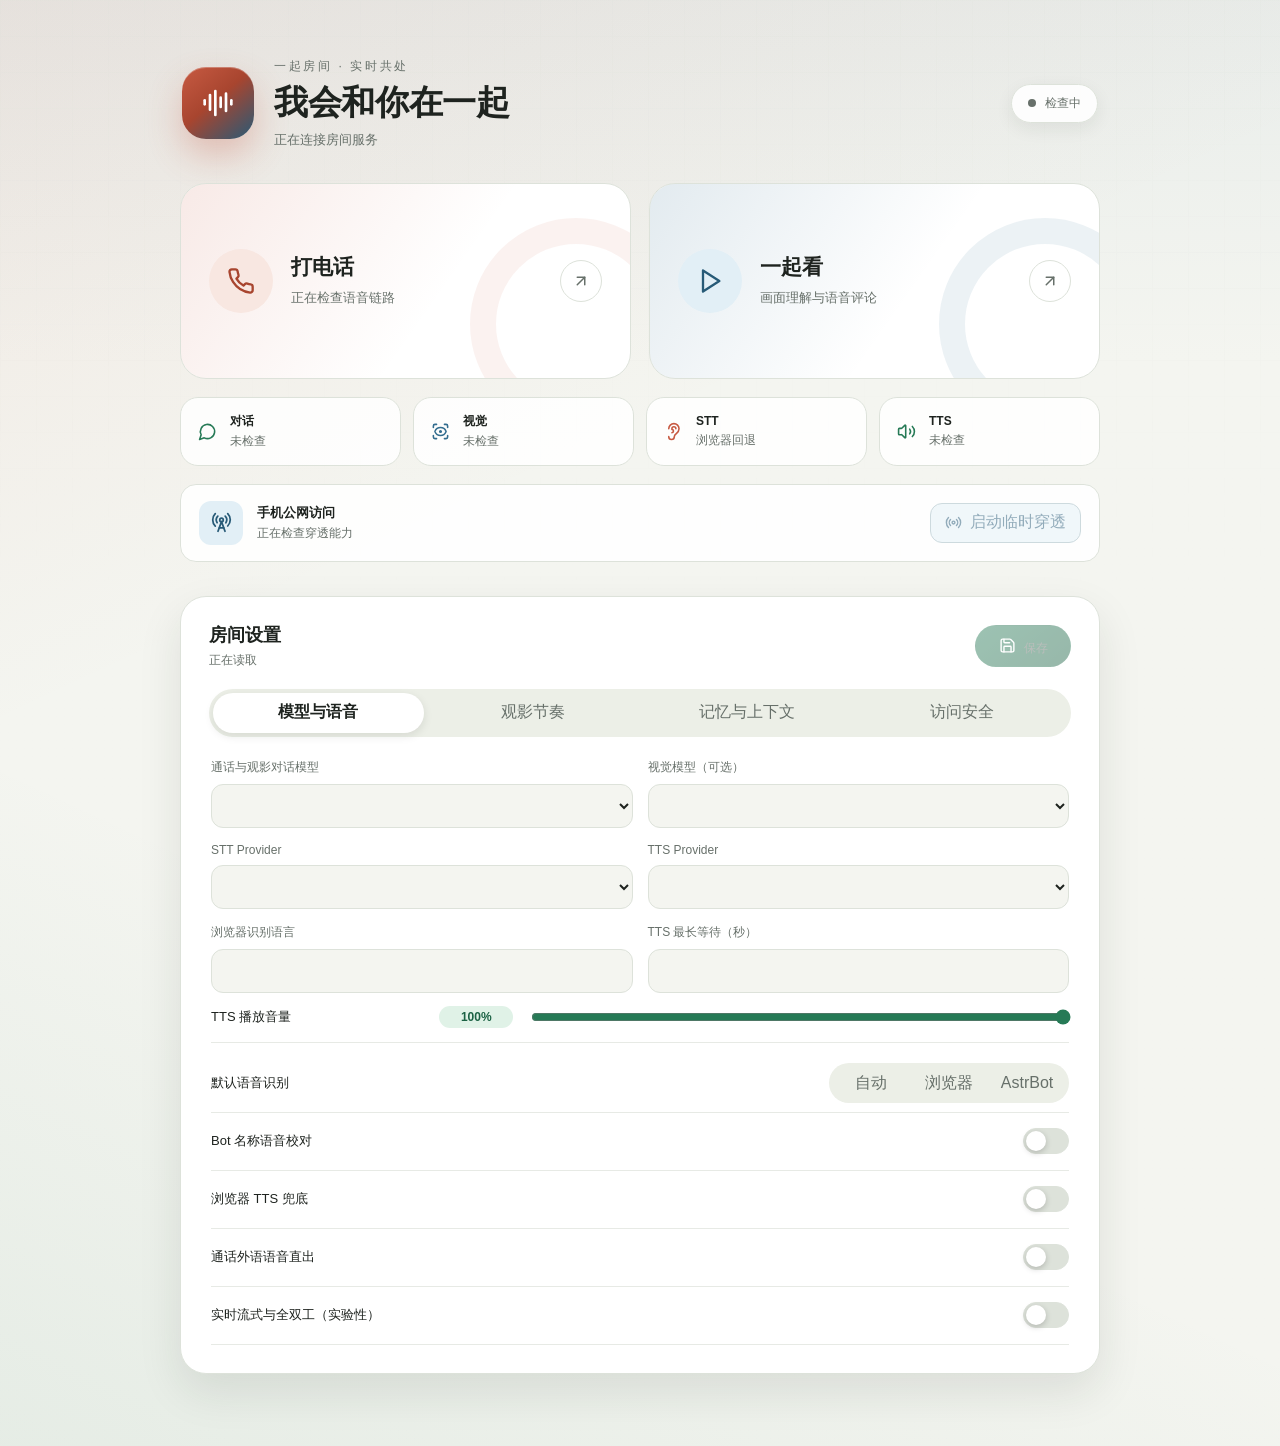
<file: pages/一起房间/index.html>
<!doctype html>
<html lang="zh-CN">
<head>
  <meta charset="utf-8" />
  <meta name="viewport" content="width=device-width, initial-scale=1" />
  <meta name="color-scheme" content="light dark" />
  <meta name="theme-color" content="#f4f5f0" media="(prefers-color-scheme: light)" />
  <meta name="theme-color" content="#282c29" media="(prefers-color-scheme: dark)" />
  <title>我会和你在一起</title>
  <link rel="stylesheet" href="./launcher.css" />
</head>
<body>
  <main class="launcher-shell">
    <header class="brand-row">
      <span class="brand-mark" aria-hidden="true"><i data-lucide="audio-lines"></i></span>
      <div class="brand-copy">
        <span class="brand-eyebrow">一起房间 · 实时共处</span>
        <h1>我会和你在一起</h1>
        <p id="serviceStatus">正在连接房间服务</p>
      </div>
      <span class="presence" id="presenceBadge">检查中</span>
    </header>

    <section class="launch-grid" aria-label="房间入口">
      <button class="launch-action call" type="button" data-mode="call">
        <span class="action-icon" aria-hidden="true"><i data-lucide="phone"></i></span>
        <span class="action-copy">
          <strong>打电话</strong>
          <small id="callCapability">正在检查语音链路</small>
        </span>
        <span class="action-go" aria-hidden="true"><i data-lucide="arrow-up-right"></i></span>
      </button>
      <button class="launch-action watch" type="button" data-mode="watch">
        <span class="action-icon" aria-hidden="true"><i data-lucide="play"></i></span>
        <span class="action-copy">
          <strong>一起看</strong>
          <small id="watchCapability">画面理解与语音评论</small>
        </span>
        <span class="action-go" aria-hidden="true"><i data-lucide="arrow-up-right"></i></span>
      </button>
      <button class="launch-action work" type="button" data-mode="work" hidden>
        <span class="action-icon" aria-hidden="true"><i data-lucide="briefcase-business"></i></span>
        <span class="action-copy">
          <strong>工作协同</strong>
          <small id="workCapability">连接屏幕伙伴后可用</small>
        </span>
        <span class="action-go" aria-hidden="true"><i data-lucide="arrow-up-right"></i></span>
      </button>
    </section>

    <section class="provider-strip" aria-label="能力状态">
      <span><i data-lucide="message-circle"></i><b>对话</b><em id="chatProvider">未检查</em></span>
      <span><i data-lucide="scan-eye"></i><b>视觉</b><em id="visionProvider">未检查</em></span>
      <span><i data-lucide="ear"></i><b>STT</b><em id="sttProvider">浏览器回退</em></span>
      <span><i data-lucide="volume-2"></i><b>TTS</b><em id="ttsProvider">未检查</em></span>
    </section>

    <section class="tunnel-panel" aria-labelledby="tunnelTitle">
      <span class="tunnel-icon" aria-hidden="true"><i data-lucide="radio-tower"></i></span>
      <div class="tunnel-copy">
        <strong id="tunnelTitle">手机公网访问</strong>
        <span id="tunnelStatus" aria-live="polite">正在检查穿透能力</span>
        <code id="tunnelUrl" hidden></code>
      </div>
      <button id="tunnelToggle" class="tunnel-button" type="button" disabled>
        <i data-lucide="radio"></i><span>启动临时穿透</span>
      </button>
    </section>

    <section class="link-result" id="linkResult" hidden aria-live="polite">
      <label for="roomUrl">房间链接</label>
      <div>
        <input id="roomUrl" type="text" readonly />
        <button id="copyRoomUrl" class="icon-button" type="button" title="复制房间链接" aria-label="复制房间链接">
          <i data-lucide="copy"></i>
        </button>
      </div>
      <p id="launchMessage"></p>
    </section>

    <section class="config-section" aria-labelledby="configTitle">
      <header class="config-head">
        <div>
          <h2 id="configTitle">房间设置</h2>
          <span id="configState" aria-live="polite">正在读取</span>
        </div>
        <button id="saveConfig" class="save-button" type="submit" form="configForm" disabled>
          <i data-lucide="save"></i><span>保存</span>
        </button>
      </header>

      <form id="configForm">
        <div class="config-tabs" role="tablist" aria-label="设置分类">
          <button type="button" role="tab" aria-selected="true" aria-controls="configVoice" data-config-tab="voice" class="is-active">模型与语音</button>
          <button type="button" role="tab" aria-selected="false" aria-controls="configWatch" data-config-tab="watch">观影节奏</button>
          <button type="button" role="tab" aria-selected="false" aria-controls="configMemory" data-config-tab="memory">记忆与上下文</button>
          <button type="button" role="tab" aria-selected="false" aria-controls="configAccess" data-config-tab="access">访问安全</button>
        </div>

        <div class="config-view is-active" id="configVoice" role="tabpanel" data-config-view="voice">
          <div class="field-grid">
            <label class="field"><span>通话与观影对话模型</span><select name="conversation.chat_provider_id" data-provider-kind="chat" required></select></label>
            <label class="field"><span>视觉模型（可选）</span><select name="conversation.vision_provider_id" data-provider-kind="vision"></select></label>
            <label class="field"><span>STT Provider</span><select name="speech.stt_provider_id" data-provider-kind="stt"></select></label>
            <label class="field"><span>TTS Provider</span><select name="speech.tts_provider_id" data-provider-kind="tts"></select></label>
            <label class="field"><span>浏览器识别语言</span><input name="speech.browser_language" type="text" maxlength="20" autocomplete="off" /></label>
            <label class="field"><span>TTS 最长等待（秒）</span><input name="speech.tts_timeout_seconds" type="number" min="15" max="180" step="5" inputmode="numeric" /></label>
          </div>
          <label class="range-setting compact-range-setting">
            <span>TTS 播放音量 <output data-output-for="speech.tts_volume_percent">100%</output></span>
            <input name="speech.tts_volume_percent" type="range" min="0" max="100" step="5" value="100" />
          </label>
          <div class="setting-row mode-row">
            <span>默认语音识别</span>
            <div class="segmented" role="group" aria-label="默认语音识别方式">
              <button type="button" data-stt-choice="auto">自动</button>
              <button type="button" data-stt-choice="browser">浏览器</button>
              <button type="button" data-stt-choice="astrbot">AstrBot</button>
            </div>
            <input name="speech.stt_mode" type="hidden" value="auto" />
          </div>
          <label class="setting-row toggle-setting">
            <span>Bot 名称语音校对</span>
            <input name="speech.stt_correction_enabled" type="checkbox" role="switch" />
          </label>
          <label class="setting-row toggle-setting">
            <span>浏览器 TTS 兜底</span>
            <input name="speech.browser_tts_fallback" type="checkbox" role="switch" />
          </label>
          <label class="setting-row toggle-setting" title="目标语种为日语或英语时由对话模型直接生成朗读文本；不兼容时自动回退原有转换">
            <span>通话外语语音直出</span>
            <input name="speech.direct_multilingual_tts" type="checkbox" role="switch" />
          </label>
          <label class="setting-row toggle-setting" title="用于后续分句流式 TTS、持续监听和语音插话，关闭时保持原有流程">
            <span>实时流式与全双工（实验性）</span>
            <input name="speech.realtime_duplex_enabled" type="checkbox" role="switch" />
          </label>
        </div>

        <div class="config-view" id="configWatch" role="tabpanel" data-config-view="watch" hidden>
          <label class="setting-row toggle-setting"><span>观前无剧透准备</span><input name="watch.prepare_knowledge" type="checkbox" role="switch" /></label>
          <label class="setting-row toggle-setting"><span>自然评论</span><input name="watch.auto_comment" type="checkbox" role="switch" /></label>
          <label class="range-setting">
            <span>最长观察间隔 <output data-output-for="watch.comment_interval_seconds"></output></span>
            <input name="watch.comment_interval_seconds" type="range" min="20" max="600" step="5" />
          </label>
          <label class="range-setting">
            <span>镜头观察最小间隔 <output data-output-for="watch.scene_min_interval_seconds"></output></span>
            <input name="watch.scene_min_interval_seconds" type="range" min="8" max="120" step="1" />
          </label>
          <label class="range-setting">
            <span>剧情记忆整理间隔 <output data-output-for="watch.memory_refresh_seconds"></output></span>
            <input name="watch.memory_refresh_seconds" type="range" min="90" max="900" step="30" />
          </label>
          <label class="setting-row toggle-setting"><span>说话时降低影片原声</span><input name="watch.duck_video_volume" type="checkbox" role="switch" /></label>
          <label class="range-setting">
            <span>说话时原声音量 <output data-output-for="watch.duck_volume_percent"></output></span>
            <input name="watch.duck_volume_percent" type="range" min="5" max="80" step="1" />
          </label>
        </div>

        <div class="config-view" id="configMemory" role="tabpanel" data-config-view="memory" hidden>
          <label class="range-setting">
            <span>房间上下文轮数 <output data-output-for="conversation.history_turns"></output></span>
            <input name="conversation.history_turns" type="range" min="2" max="60" step="1" />
          </label>
          <label class="setting-row toggle-setting"><span>读取相关长期记忆</span><input name="conversation.enable_memory_context" type="checkbox" role="switch" /></label>
          <label class="setting-row toggle-setting"><span>通话安静时主动找话题</span><input name="conversation.call_proactive_enabled" type="checkbox" role="switch" /></label>
          <label class="setting-row toggle-setting"><span>允许模型自然结束通话</span><input name="conversation.model_hangup_enabled" type="checkbox" role="switch" /></label>
          <label class="range-setting">
            <span>通话静默判断间隔 <output data-output-for="conversation.call_idle_seconds"></output></span>
            <input name="conversation.call_idle_seconds" type="range" min="60" max="900" step="30" />
          </label>
          <label class="setting-row toggle-setting"><span>同步到 AstrBot 对话记录</span><input name="conversation.sync_astrbot_conversation" type="checkbox" role="switch" /></label>
          <label class="setting-row toggle-setting"><span>记录有意义的共同经历</span><input name="conversation.record_shared_experiences" type="checkbox" role="switch" /></label>
          <label class="setting-row toggle-setting"><span>记录房间文字转写</span><input name="conversation.record_visible_turns" type="checkbox" role="switch" /></label>
        </div>

        <div class="config-view" id="configAccess" role="tabpanel" data-config-view="access" hidden>
          <div class="field-grid">
            <label class="field"><span>房间访问密钥</span><input name="server.access_token" type="password" maxlength="128" autocomplete="new-password" placeholder="留空表示不启用" /></label>
          </div>
          <p class="field-hint">配置公网地址后建议设置：打开房间页面时需先输入密钥，浏览器验证通过后会记住，之后无需重复输入；修改密钥后已打开的房间页需要重新验证。</p>
        </div>
      </form>
    </section>
  </main>

  <div class="toast" id="toast" hidden role="status"></div>
  <script src="./lucide.min.js"></script>
  <script src="./launcher.js"></script>
</body>
</html>
</file>
<file: pages/一起房间/launcher.css>
:root {
  color-scheme: light;
  --bg: #f4f5f0;
  --surface: #ffffff;
  --surface-2: #ecefe7;
  --text: #1e231f;
  --muted: #67706a;
  --line: #dde2da;
  --green: #267a56;
  --green-strong: #1b6244;
  --green-soft: #e0f2e7;
  --coral: #c75a42;
  --coral-strong: #a8452f;
  --coral-soft: #f8e7e1;
  --blue: #336d8f;
  --blue-strong: #275a77;
  --blue-soft: #e2eff6;
  --radius-lg: 26px;
  --radius-md: 16px;
  --shadow-soft: 0 18px 44px rgba(31, 42, 34, .10);
  --shadow-lift: 0 26px 60px rgba(31, 42, 34, .15);
  font-family: Inter, "Microsoft YaHei UI", "Microsoft YaHei", sans-serif;
}

@media (prefers-color-scheme: dark) {
  :root {
    color-scheme: dark;
    --bg: #282c29;
    --surface: #343a36;
    --surface-2: #3d453f;
    --text: #f4f5f0;
    --muted: #bdc5bf;
    --line: #505b53;
    --green: #7dd0a6;
    --green-strong: #9adfbd;
    --green-soft: #29483a;
    --coral: #f09b84;
    --coral-strong: #ffb09b;
    --coral-soft: #55382f;
    --blue: #98c6df;
    --blue-strong: #b4d9ec;
    --blue-soft: #304956;
    --shadow-soft: 0 18px 48px rgba(15, 20, 17, .22);
    --shadow-lift: 0 28px 64px rgba(15, 20, 17, .30);
  }
}

* { box-sizing: border-box; }
[hidden] { display: none !important; }

html {
  min-height: 100%;
  background: var(--bg);
}

body {
  position: relative;
  isolation: isolate;
  margin: 0;
  min-width: 280px;
  min-height: 100vh;
  overflow-x: hidden;
  background:
    linear-gradient(155deg, color-mix(in srgb, var(--coral) 8%, transparent) 0%, transparent 36%),
    linear-gradient(25deg, color-mix(in srgb, var(--green) 7%, transparent) 0%, transparent 34%),
    linear-gradient(180deg, color-mix(in srgb, var(--blue) 6%, var(--bg)) 0%, var(--bg) 360px);
  color: var(--text);
}

/* 轻量网格让嵌入式页面在深色模式下仍有明确空间层次。 */
body::before {
  content: "";
  position: fixed;
  inset: 0;
  z-index: 0;
  pointer-events: none;
  opacity: .58;
  background-image:
    linear-gradient(color-mix(in srgb, var(--line) 24%, transparent) 1px, transparent 1px),
    linear-gradient(90deg, color-mix(in srgb, var(--line) 24%, transparent) 1px, transparent 1px);
  background-size: 36px 36px;
  mask-image: linear-gradient(to bottom, rgba(0, 0, 0, .78), transparent 600px);
}

button, input, select { font: inherit; }

.launcher-shell {
  position: relative;
  z-index: 1;
  width: min(920px, calc(100% - 40px));
  margin: 0 auto;
  padding: clamp(28px, 6vh, 60px) 0 72px;
}

/* ---------- 品牌区 ---------- */

.brand-row {
  display: grid;
  grid-template-columns: 72px minmax(0, 1fr) auto;
  align-items: center;
  gap: 20px;
  padding: 4px 2px 34px;
}

.brand-mark {
  width: 72px;
  height: 72px;
  display: grid;
  place-items: center;
  border-radius: 24px;
  color: #fff;
  background: linear-gradient(140deg, var(--coral) 0%, var(--coral-strong) 46%, var(--blue-strong) 100%);
  box-shadow:
    0 16px 34px color-mix(in srgb, var(--coral) 30%, transparent),
    inset 0 1px 0 rgba(255, 255, 255, .28);
}

.brand-mark svg { width: 32px; height: 32px; }

.brand-copy { min-width: 0; }

.brand-eyebrow {
  display: block;
  margin-bottom: 7px;
  color: var(--muted);
  font-size: 12px;
  letter-spacing: .22em;
}

h1 {
  margin: 0;
  font-size: clamp(26px, 4vw, 34px);
  font-weight: 800;
  line-height: 1.2;
  letter-spacing: -.01em;
}

h2 { margin: 0; font-size: 18px; font-weight: 700; letter-spacing: 0; }

.brand-row p {
  margin: 8px 0 0;
  color: var(--muted);
  font-size: 13px;
}

.presence {
  min-width: 0;
  display: inline-flex;
  align-items: center;
  gap: 9px;
  padding: 10px 16px;
  border: 1px solid var(--line);
  border-radius: 999px;
  color: var(--muted);
  background: color-mix(in srgb, var(--surface) 88%, transparent);
  box-shadow: 0 6px 18px rgba(31, 42, 34, .07);
  font-size: 12px;
  white-space: nowrap;
}

.presence::before {
  content: "";
  width: 8px;
  height: 8px;
  flex: 0 0 auto;
  border-radius: 50%;
  background: currentColor;
}

.presence.online { color: var(--green); background: var(--green-soft); border-color: transparent; }
.presence.online::before {
  box-shadow: 0 0 0 4px color-mix(in srgb, var(--green) 20%, transparent);
  animation: presencePulse 2.4s ease-out infinite;
}
.presence.offline { color: var(--coral); background: var(--coral-soft); border-color: transparent; }

@keyframes presencePulse {
  0% { box-shadow: 0 0 0 3px color-mix(in srgb, var(--green) 26%, transparent); }
  70% { box-shadow: 0 0 0 8px transparent; }
  100% { box-shadow: 0 0 0 3px color-mix(in srgb, var(--green) 26%, transparent); }
}

/* ---------- 房间入口（门户卡片） ---------- */

.launch-grid {
  display: grid;
  grid-template-columns: repeat(2, minmax(0, 1fr));
  gap: 18px;
}

.launch-action {
  position: relative;
  min-height: 196px;
  display: grid;
  grid-template-columns: 64px minmax(0, 1fr) 42px;
  align-items: center;
  gap: 18px;
  padding: 30px 28px;
  overflow: hidden;
  color: var(--text);
  text-align: left;
  background: var(--surface);
  border: 1px solid var(--line);
  border-radius: var(--radius-lg);
  cursor: pointer;
  transition: transform 200ms ease, border-color 200ms ease, box-shadow 240ms ease;
}

/* 模式色渐变 wash */
.launch-action::before {
  content: "";
  position: absolute;
  inset: 0;
  pointer-events: none;
  background: linear-gradient(125deg, color-mix(in srgb, var(--coral) 13%, transparent) 0%, transparent 58%);
  transition: opacity 240ms ease;
}

.launch-action.watch::before {
  background: linear-gradient(125deg, color-mix(in srgb, var(--blue) 14%, transparent) 0%, transparent 58%);
}
.launch-action.work::before { background: color-mix(in srgb, var(--green) 10%, transparent); }

/* 角落光环 */
.launch-action::after {
  content: "";
  position: absolute;
  right: -52px;
  bottom: -52px;
  width: 160px;
  height: 160px;
  border-radius: 50%;
  pointer-events: none;
  border: 26px solid color-mix(in srgb, var(--coral) 8%, transparent);
  transition: transform 260ms ease;
}

.launch-action.watch::after { border-color: color-mix(in srgb, var(--blue) 9%, transparent); }

.launch-action > * { position: relative; z-index: 1; }

.launch-action:hover { transform: translateY(-4px); box-shadow: var(--shadow-lift); }
.launch-action:hover::after { transform: scale(1.12); }
.launch-action.call:hover { border-color: color-mix(in srgb, var(--coral) 46%, var(--line)); }
.launch-action.watch:hover { border-color: color-mix(in srgb, var(--blue) 46%, var(--line)); }
.launch-action.work:hover { border-color: color-mix(in srgb, var(--green) 46%, var(--line)); }
.launch-action:active { transform: translateY(-1px); }

.launch-action:focus-visible, .icon-button:focus-visible, .save-button:focus-visible, .config-tabs button:focus-visible,
input:focus-visible, select:focus-visible {
  outline: 3px solid color-mix(in srgb, var(--blue) 38%, transparent);
  outline-offset: 2px;
}

.launch-action:disabled { opacity: .5; cursor: wait; transform: none; box-shadow: none; }

.action-icon {
  width: 64px;
  height: 64px;
  display: grid;
  place-items: center;
  border-radius: 50%;
}

.action-icon svg { width: 28px; height: 28px; }

.launch-action.call .action-icon { color: var(--coral-strong); background: var(--coral-soft); }
.launch-action.watch .action-icon { color: var(--blue-strong); background: var(--blue-soft); }
.launch-action.work .action-icon { color: var(--green-strong); background: var(--green-soft); }

.action-copy { min-width: 0; display: grid; gap: 8px; }
.action-copy strong { font-size: 21px; font-weight: 800; letter-spacing: 0; }
.action-copy small { color: var(--muted); font-size: 12.5px; line-height: 1.55; }

.action-go {
  width: 42px;
  height: 42px;
  display: grid;
  place-items: center;
  border: 1px solid var(--line);
  border-radius: 50%;
  color: var(--muted);
  background: color-mix(in srgb, var(--surface) 72%, transparent);
  transition: background 200ms ease, color 200ms ease, border-color 200ms ease, transform 200ms ease;
}

.action-go svg { width: 18px; height: 18px; }

.launch-action.call:hover .action-go {
  color: #fff;
  background: var(--coral);
  border-color: var(--coral);
  transform: translate(2px, -2px);
}

.launch-action.watch:hover .action-go {
  color: #fff;
  background: var(--blue);
  border-color: var(--blue);
  transform: translate(2px, -2px);
}

/* ---------- 能力状态 ---------- */

.provider-strip {
  display: grid;
  grid-template-columns: repeat(4, minmax(0, 1fr));
  gap: 12px;
  margin-top: 18px;
}

.provider-strip span {
  min-width: 0;
  display: grid;
  grid-template-columns: 22px minmax(0, 1fr);
  grid-template-rows: auto auto;
  align-items: center;
  gap: 3px 10px;
  padding: 15px 17px;
  border: 1px solid var(--line);
  border-radius: 18px;
  background: color-mix(in srgb, var(--surface) 84%, transparent);
}

.provider-strip svg { grid-row: 1 / 3; width: 19px; height: 19px; }
.provider-strip span:nth-child(1) svg { color: var(--green); }
.provider-strip span:nth-child(2) svg { color: var(--blue); }
.provider-strip span:nth-child(3) svg { color: var(--coral); }
.provider-strip span:nth-child(4) svg { color: var(--green); }

.provider-strip b { font-size: 12px; font-weight: 700; }
.provider-strip em {
  overflow: hidden;
  color: var(--muted);
  font-size: 12px;
  font-style: normal;
  text-overflow: ellipsis;
  white-space: nowrap;
}

.tunnel-panel {
  display: grid;
  grid-template-columns: 44px minmax(0, 1fr) auto;
  align-items: center;
  gap: 14px;
  margin-top: 18px;
  padding: 16px 18px;
  border: 1px solid var(--line);
  border-radius: 16px;
  background: color-mix(in srgb, var(--surface) 88%, transparent);
}

.tunnel-icon {
  width: 44px;
  height: 44px;
  display: grid;
  place-items: center;
  border-radius: 12px;
  color: var(--blue-strong);
  background: var(--blue-soft);
}

.tunnel-icon svg { width: 21px; height: 21px; }
.tunnel-copy { min-width: 0; display: grid; gap: 3px; }
.tunnel-copy strong { font-size: 13px; }
.tunnel-copy span { color: var(--muted); font-size: 12px; }
.tunnel-copy code {
  overflow: hidden;
  color: var(--green-strong);
  font: 12px/1.4 ui-monospace, SFMono-Regular, Consolas, monospace;
  text-overflow: ellipsis;
  white-space: nowrap;
}

.tunnel-button {
  min-width: 142px;
  height: 40px;
  display: inline-flex;
  align-items: center;
  justify-content: center;
  gap: 8px;
  padding: 0 14px;
  border: 1px solid color-mix(in srgb, var(--blue) 38%, var(--line));
  border-radius: 12px;
  color: var(--blue-strong);
  background: var(--blue-soft);
  cursor: pointer;
  transition: transform 160ms ease, border-color 160ms ease, background 160ms ease;
}

.tunnel-button:hover:not(:disabled) { transform: translateY(-1px); border-color: var(--blue); }
.tunnel-button[data-running="true"] { color: var(--coral-strong); background: var(--coral-soft); border-color: color-mix(in srgb, var(--coral) 38%, var(--line)); }
.tunnel-button:disabled { opacity: .5; cursor: not-allowed; }
.tunnel-button svg { width: 17px; height: 17px; }

/* ---------- 房间链接 ---------- */

.link-result {
  margin-top: 18px;
  padding: 18px 20px;
  border: 1px solid color-mix(in srgb, var(--green) 30%, var(--line));
  border-radius: 20px;
  background: linear-gradient(120deg, var(--green-soft), color-mix(in srgb, var(--green-soft) 42%, var(--surface)));
}

.link-result label { display: block; margin-bottom: 8px; color: var(--green-strong); font-size: 12px; font-weight: 700; }
.link-result > div { display: grid; grid-template-columns: minmax(0, 1fr) 42px; gap: 9px; }
.link-result input {
  min-width: 0;
  height: 42px;
  padding: 0 13px;
  border: 1px solid color-mix(in srgb, var(--green) 24%, var(--line));
  border-radius: 12px;
  background: var(--surface);
  color: var(--text);
}
.link-result p { margin: 10px 0 0; color: var(--muted); font-size: 12px; }

.icon-button {
  width: 42px;
  height: 42px;
  display: grid;
  place-items: center;
  color: var(--text);
  background: var(--surface);
  border: 1px solid var(--line);
  border-radius: 12px;
  cursor: pointer;
  transition: background 160ms ease, border-color 160ms ease;
}

.icon-button:hover { background: var(--surface-2); }
.icon-button svg { width: 17px; }

/* ---------- 房间设置 ---------- */

.config-section {
  margin-top: 34px;
  padding: 26px 28px 26px;
  border: 1px solid var(--line);
  border-radius: var(--radius-lg);
  background: var(--surface);
  box-shadow: var(--shadow-soft);
}

.config-head {
  display: flex;
  align-items: center;
  justify-content: space-between;
  gap: 16px;
}

.config-head > div { min-width: 0; }
.config-head span { display: block; margin-top: 5px; color: var(--muted); font-size: 12px; }

.save-button {
  min-width: 96px;
  height: 42px;
  display: inline-flex;
  align-items: center;
  justify-content: center;
  gap: 8px;
  padding: 0 18px;
  border: 1px solid transparent;
  border-radius: 999px;
  color: #fff;
  background: linear-gradient(140deg, var(--green), var(--green-strong));
  box-shadow: 0 10px 22px color-mix(in srgb, var(--green) 34%, transparent);
  cursor: pointer;
  transition: transform 160ms ease, box-shadow 200ms ease;
}

.save-button:hover:not(:disabled) { transform: translateY(-1px); box-shadow: 0 14px 28px color-mix(in srgb, var(--green) 42%, transparent); }
.save-button svg { width: 17px; height: 17px; }
.save-button:disabled { opacity: .45; cursor: wait; box-shadow: none; }

.config-tabs {
  display: flex;
  gap: 4px;
  margin-top: 20px;
  padding: 4px;
  border-radius: 999px;
  background: var(--surface-2);
}

.config-tabs button {
  min-width: 0;
  flex: 1;
  min-height: 40px;
  padding: 7px 14px;
  border: 0;
  border-radius: 999px;
  color: var(--muted);
  background: transparent;
  cursor: pointer;
  transition: color 160ms ease, background 160ms ease, box-shadow 160ms ease;
}

.config-tabs button.is-active {
  color: var(--text);
  font-weight: 700;
  background: var(--surface);
  box-shadow: 0 3px 10px rgba(20, 30, 24, .10);
}

.config-view {
  min-height: 292px;
  padding: 22px 2px 2px;
}

.config-view[hidden] { display: none; }

.field-grid {
  display: grid;
  grid-template-columns: repeat(2, minmax(0, 1fr));
  gap: 15px;
}

.field { min-width: 0; display: grid; gap: 8px; color: var(--muted); font-size: 12px; }

.field input, .field select {
  width: 100%;
  min-width: 0;
  height: 44px;
  padding: 0 13px;
  border: 1px solid var(--line);
  border-radius: 12px;
  color: var(--text);
  background: var(--bg);
  transition: border-color 160ms ease, background 160ms ease;
}

.field input:focus, .field select:focus { border-color: color-mix(in srgb, var(--blue) 55%, var(--line)); background: var(--surface); }

.field-hint { margin: 12px 2px 0; color: var(--muted); font-size: 12px; line-height: 1.6; }

.setting-row, .range-setting {
  min-height: 58px;
  border-bottom: 1px solid color-mix(in srgb, var(--line) 70%, transparent);
}

.setting-row {
  display: flex;
  align-items: center;
  justify-content: space-between;
  gap: 18px;
}

.setting-row > span, .range-setting > span { color: var(--text); font-size: 13px; }

.mode-row { margin-top: 12px; }

.segmented {
  display: inline-grid;
  grid-template-columns: repeat(3, minmax(78px, 1fr));
  padding: 3px;
  border-radius: 999px;
  background: var(--surface-2);
}

.segmented button {
  min-height: 34px;
  padding: 5px 12px;
  border: 0;
  border-radius: 999px;
  color: var(--muted);
  background: transparent;
  cursor: pointer;
  transition: color 160ms ease, background 160ms ease;
}

.segmented button.is-active {
  color: var(--text);
  font-weight: 700;
  background: var(--surface);
  box-shadow: 0 2px 8px rgba(20, 30, 24, .12);
}

.toggle-setting input[type="checkbox"] {
  width: 46px;
  height: 26px;
  flex: 0 0 auto;
  margin: 0;
  appearance: none;
  border: 1px solid var(--line);
  border-radius: 999px;
  background: var(--line);
  cursor: pointer;
  transition: background 170ms ease, border-color 170ms ease, box-shadow 170ms ease;
}

.toggle-setting input[type="checkbox"]::after {
  content: "";
  display: block;
  width: 20px;
  height: 20px;
  margin: 2px;
  border-radius: 50%;
  background: var(--surface);
  box-shadow: 0 2px 6px rgba(0, 0, 0, .20);
  transition: transform 170ms ease;
}

.toggle-setting input[type="checkbox"]:checked {
  border-color: var(--green);
  background: var(--green);
  box-shadow: 0 4px 12px color-mix(in srgb, var(--green) 36%, transparent);
}
.toggle-setting input[type="checkbox"]:checked::after { transform: translateX(20px); }

.range-setting {
  display: grid;
  grid-template-columns: minmax(190px, .72fr) minmax(220px, 1fr);
  align-items: center;
  gap: 22px;
}

.compact-range-setting {
  min-height: 50px;
  grid-template-columns: minmax(170px, .56fr) minmax(180px, 1fr);
  gap: 16px;
}

.range-setting span { display: flex; align-items: center; justify-content: space-between; gap: 12px; }

.range-setting output {
  min-width: 74px;
  padding: 4px 10px;
  border-radius: 999px;
  color: var(--green-strong);
  background: var(--green-soft);
  font-size: 12px;
  font-weight: 700;
  text-align: center;
}

input[type="range"] {
  width: 100%;
  accent-color: var(--green);
  cursor: pointer;
}

.toast {
  position: fixed;
  left: 50%;
  bottom: 24px;
  z-index: 10;
  max-width: min(440px, calc(100% - 32px));
  padding: 12px 20px;
  transform: translateX(-50%);
  border-radius: 999px;
  color: #fff;
  background: #22271f;
  box-shadow: 0 14px 34px rgba(0, 0, 0, .24);
  font-size: 13px;
}

@media (max-width: 680px) {
  .launcher-shell { width: min(100% - 24px, 920px); padding-top: 22px; }
  .brand-row { grid-template-columns: 56px minmax(0, 1fr); gap: 14px; padding-bottom: 26px; }
  .brand-mark { width: 56px; height: 56px; border-radius: 18px; }
  .brand-mark svg { width: 26px; height: 26px; }
  .presence { grid-column: 1 / -1; justify-self: start; }
  .launch-grid { grid-template-columns: 1fr; }
  .launch-action { min-height: 150px; padding: 24px 22px; }
  .provider-strip { grid-template-columns: repeat(2, minmax(0, 1fr)); }
  .tunnel-panel { grid-template-columns: 44px minmax(0, 1fr); }
  .tunnel-button { grid-column: 1 / -1; width: 100%; }
  .config-section { padding: 20px 18px; }
  .field-grid { grid-template-columns: 1fr; }
  .config-tabs { overflow-x: auto; }
  .config-tabs button { flex: 0 0 auto; min-width: 108px; }
  .config-view { min-height: 360px; }
  .setting-row { align-items: flex-start; padding: 14px 0; }
  .mode-row { display: grid; }
  .segmented { width: 100%; grid-template-columns: repeat(3, minmax(0, 1fr)); }
  .range-setting { grid-template-columns: 1fr; gap: 8px; padding: 12px 0 16px; }
  .compact-range-setting { min-height: 0; }
}

@media (max-width: 420px) {
  .provider-strip { grid-template-columns: 1fr; }
  .launch-action { grid-template-columns: 54px minmax(0, 1fr); }
  .action-icon { width: 54px; height: 54px; }
  .action-go { display: none; }
}

@media (prefers-reduced-motion: reduce) {
  *, *::before, *::after { scroll-behavior: auto !important; transition: none !important; animation: none !important; }
}
</file>
